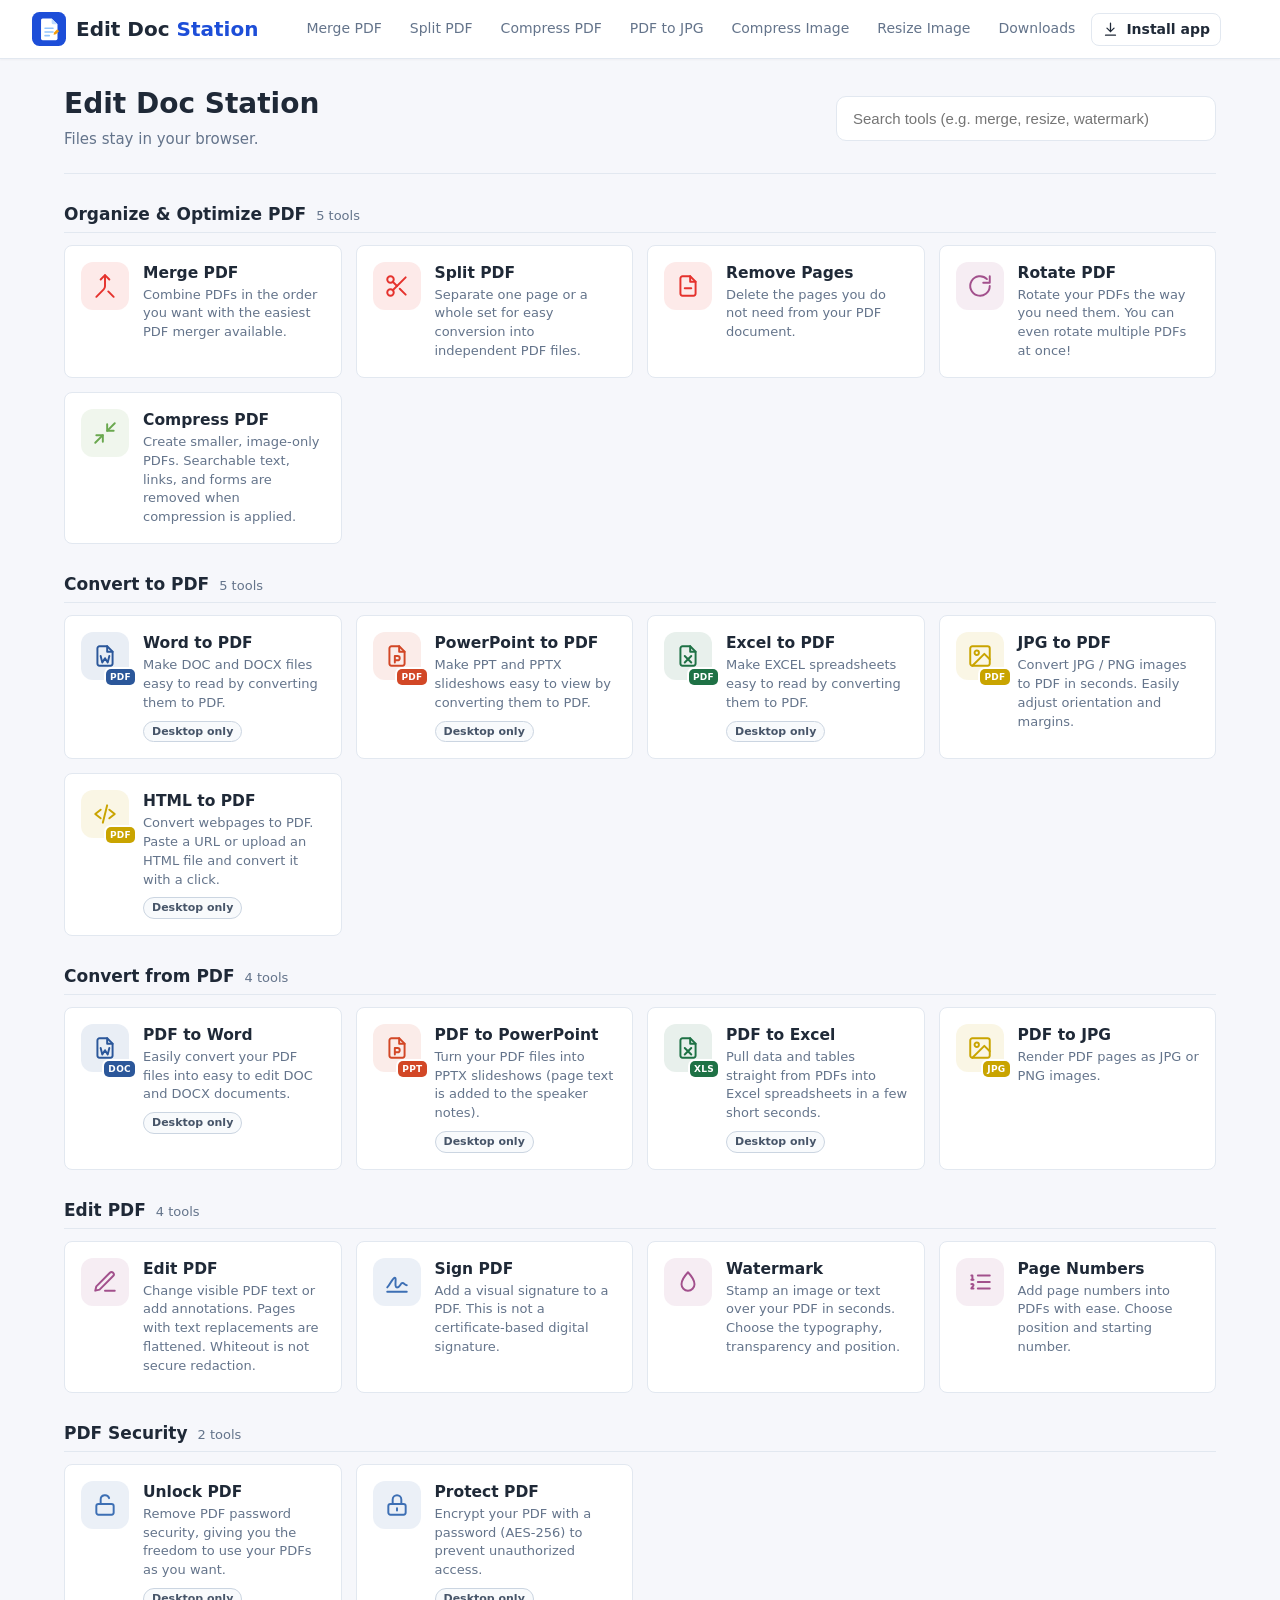
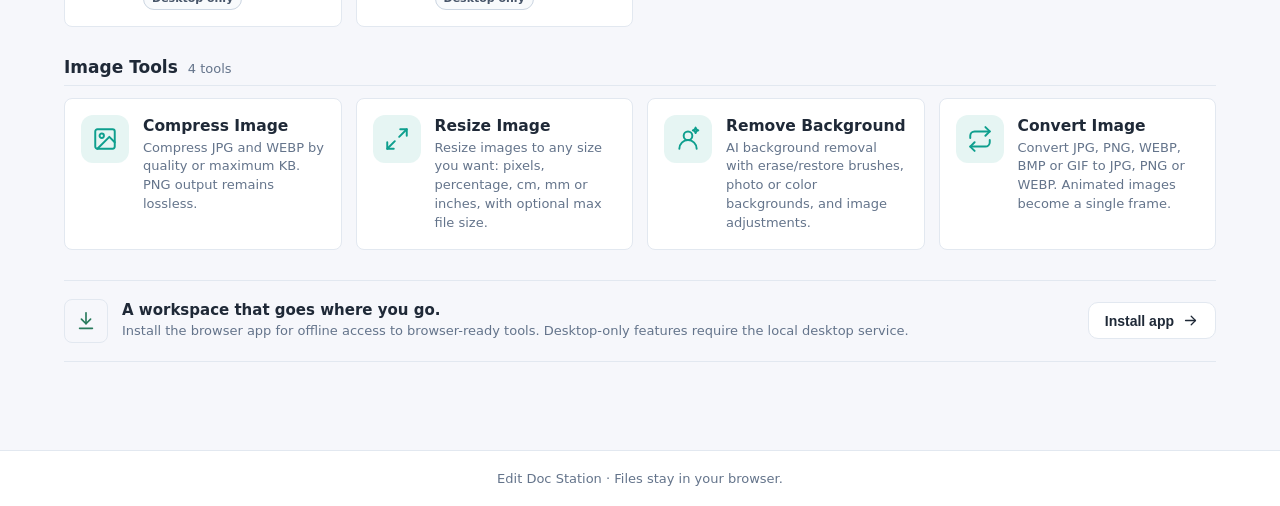
<file: index.html>
<!DOCTYPE html>
<html lang="en">
<head>
  <meta charset="UTF-8">
  <meta name="viewport" content="width=device-width, initial-scale=1.0">
  <meta name="theme-color" content="#1d4ed8">
  <title>Edit Doc Station - PDF &amp; Image Tools</title>
  <link rel="icon" href="static/logo.svg" type="image/svg+xml">
  <link rel="manifest" href="manifest.webmanifest">
  <link rel="stylesheet" href="static/style.css?v=pages-5">
</head>
<body class="browser-app">
  <header class="topbar">
    <a href="#" class="logo">
      <img src="static/logo.svg" alt="" width="34" height="34">
      <span>Edit Doc <b>Station</b></span>
    </a>
    <nav class="topnav">
      <a href="#merge">Merge PDF</a>
      <a href="#split">Split PDF</a>
      <a href="#compress">Compress PDF</a>
      <a href="#pdf-to-jpg">PDF to JPG</a>
      <a href="#compress-image">Compress Image</a>
      <a href="#resize-image">Resize Image</a>
      <a href="#downloads">Downloads</a>
      <button class="install-nav" type="button" data-install-app>
        <svg viewBox="0 0 24 24" aria-hidden="true"><path d="M12 3v12m-5-5 5 5 5-5M5 20h14" /></svg>
        <span>Install app</span>
      </button>
    </nav>
  </header>
  <main id="app" class="container"></main>
  <footer class="footer">Edit Doc Station &middot; Files stay in your browser.</footer>
  <script src="static/vendor/pdf-lib.min.js"></script>
  <script src="static/vendor/jszip.min.js"></script>
  <script src="static/vendor/background/lucide.min.js"></script>
  <script src="static/browser-tools.js?v=pages-4"></script>
  <script src="static/background-engine.js?v=background-1"></script>
  <script src="static/background-editor.js?v=background-1"></script>
  <script src="static/app.js?v=pages-9"></script>
</body>
</html>
</file>
<file: static/style.css>
:root {
  --brand: #1d4ed8;
  --brand-dark: #1e3a8a;
  --brand-soft: #eef2ff;
  --bg: #f6f7fb;
  --card: #ffffff;
  --text: #1f2937;
  --muted: #64748b;
  --border: #e2e8f0;
  --radius: 12px;
}
* { box-sizing: border-box; }
body {
  margin: 0;
  font-family: "Segoe UI", system-ui, -apple-system, Roboto, Arial, sans-serif;
  background: var(--bg);
  color: var(--text);
}
a { color: inherit; text-decoration: none; }
[hidden] { display: none !important; }

/* ---------- header ---------- */
.topbar {
  position: sticky; top: 0; z-index: 20;
  display: flex; align-items: center; gap: 36px;
  padding: 12px 32px; background: #fff;
  border-bottom: 1px solid var(--border);
  box-shadow: 0 1px 2px rgba(15, 23, 42, .04);
}
.logo { display: flex; align-items: center; gap: 10px; font-size: 20px; font-weight: 600; color: var(--text); letter-spacing: -.2px; }
.logo img { width: 34px; height: 34px; flex-shrink: 0; }
.logo b { color: var(--brand); font-weight: 800; }
.topnav { display: flex; gap: 4px; flex-wrap: wrap; }
.topnav a { font-weight: 500; font-size: 14px; color: var(--muted); padding: 7px 12px; border-radius: 8px; }
.topnav a:hover { color: var(--brand); background: var(--brand-soft); }
.install-nav { display: inline-flex; align-items: center; gap: 7px; border: 1px solid var(--border); border-radius: 8px; padding: 7px 10px; color: var(--text); background: #fff; font: inherit; font-size: 14px; font-weight: 600; cursor: pointer; }
.install-nav:hover { color: var(--brand); border-color: #93c5fd; background: var(--brand-soft); }
.install-nav:disabled { color: var(--muted); cursor: default; }
.install-nav svg { width: 17px; height: 17px; fill: none; stroke: currentColor; stroke-width: 1.8; stroke-linecap: round; stroke-linejoin: round; }
.container { max-width: 1200px; margin: 0 auto; padding: 28px 24px 60px; }
.footer { text-align: center; color: var(--muted); font-size: 13px; padding: 20px; border-top: 1px solid var(--border); background: #fff; }

/* ---------- home ---------- */
.hero {
  display: flex; align-items: center; justify-content: space-between; gap: 30px; flex-wrap: wrap;
  padding: 30px 34px; margin-bottom: 30px; border-radius: 16px; color: #fff;
  background: linear-gradient(120deg, #1e3a8a 0%, #1d4ed8 60%, #3b82f6 100%);
}
.hero h1 { font-size: 28px; margin: 0 0 8px; font-weight: 700; }
.hero p { color: #dbeafe; font-size: 15px; margin: 0; max-width: 560px; line-height: 1.5; }
.search {
  flex: 0 1 380px; padding: 13px 16px; border-radius: 10px; border: none; font-size: 15px;
  box-shadow: 0 4px 14px rgba(15, 23, 42, .18); outline: none;
}
.cat-section { margin-bottom: 30px; }
.cat-head { display: flex; align-items: baseline; gap: 10px; margin: 0 0 12px; padding-bottom: 8px; border-bottom: 1px solid var(--border); }
.cat-head h2 { margin: 0; font-size: 17px; font-weight: 700; }
.cat-head .count { color: var(--muted); font-size: 13px; }
.empty { text-align: center; color: var(--muted); padding: 40px; }
.grid { display: grid; grid-template-columns: repeat(auto-fill, minmax(270px, 1fr)); gap: 14px; }
.card {
  display: flex; gap: 14px; align-items: flex-start;
  background: var(--card); border: 1px solid var(--border); border-radius: var(--radius);
  padding: 16px; transition: box-shadow .15s, border-color .15s;
}
.card:hover { box-shadow: 0 6px 18px rgba(15, 23, 42, .08); border-color: #93c5fd; }
.card:hover h3 { color: var(--brand); }
.card h3 { margin: 2px 0 4px; font-size: 15.5px; font-weight: 600; }
.card p { color: var(--muted); margin: 0; font-size: 13px; line-height: 1.45; }
.desktop-only .availability-badge { margin-top: 8px; }
.availability-badge { display: inline-flex; align-items: center; border: 1px solid #cbd5e1; border-radius: 999px; padding: 2px 8px; color: #475569; background: #f8fafc; font-size: 11px; font-weight: 600; line-height: 1.4; }
.desktop-availability { max-width: 760px; padding: 20px; border: 1px solid var(--border); border-left: 3px solid #64748b; border-radius: 8px; background: #fff; line-height: 1.6; }
.desktop-availability p { margin: 12px 0 0; color: var(--muted); }
.icon {
  position: relative; display: inline-flex; align-items: center; justify-content: center; flex-shrink: 0;
  width: 48px; height: 48px; border-radius: 12px;
  font-weight: 700; font-size: 11px; letter-spacing: .2px;
}
.icon svg { width: 26px; height: 26px; }
.icon.big { width: 60px; height: 60px; font-size: 15px; border-radius: 14px; }
.icon.big svg { width: 32px; height: 32px; }
.icon-badge {
  position: absolute; right: -6px; bottom: -5px; padding: 1px 4px; border-radius: 5px;
  color: #fff; font-size: 9px; font-weight: 800; letter-spacing: .3px; line-height: 14px;
  box-shadow: 0 0 0 2px #fff;
}
.card:hover .icon { transform: scale(1.05); }
.icon { transition: transform .15s; }

/* ---------- tool page ---------- */
.back { display: inline-block; color: var(--muted); font-weight: 600; margin-bottom: 14px; }
.back:hover { color: var(--brand); }
.tool-head { display: flex; gap: 18px; align-items: center; margin-bottom: 22px; }
.tool-head h1 { margin: 0 0 4px; font-size: 30px; }
.tool-head p { margin: 0; color: var(--muted); }
.workspace { display: grid; grid-template-columns: 1fr 340px; gap: 20px; align-items: start; }
.workspace.single { grid-template-columns: 1fr; }
@media (max-width: 860px) { .workspace { grid-template-columns: 1fr; } .topnav { display: none; } }
.panel { background: #fff; border: 1px solid var(--border); border-radius: var(--radius); padding: 20px; }
.drop {
  border: 2px dashed #c9c9d4; border-radius: var(--radius); background: #fff;
  padding: 48px 20px; text-align: center; cursor: pointer; transition: .15s;
}
.drop.compact { padding: 18px; }
.drop.over, .drop:hover { border-color: var(--brand); background: var(--brand-soft); }
.drop p { color: var(--muted); margin: 12px 0 0; }

.btn {
  border: 1px solid var(--border); background: #fff; color: var(--text);
  padding: 9px 16px; border-radius: 10px; font-weight: 600; cursor: pointer; font-size: 14px;
}
.btn:hover { border-color: #b9b9c6; }
.btn.active { background: var(--text); color: #fff; border-color: var(--text); }
.btn-primary { background: var(--brand); border-color: var(--brand); color: #fff; }
.btn-primary:hover { background: var(--brand-dark); border-color: var(--brand-dark); }
.btn-lg { padding: 15px 30px; font-size: 18px; border-radius: 12px; }
.btn-block { display: block; width: 100%; }
.btn:disabled { opacity: .55; cursor: not-allowed; }

.file-list { display: flex; flex-direction: column; gap: 8px; margin-top: 16px; }
.file-row {
  display: flex; align-items: center; gap: 12px; background: #fff;
  border: 1px solid var(--border); border-radius: 10px; padding: 10px 12px;
}
.file-row .thumb {
  width: 42px; height: 42px; object-fit: cover; border-radius: 6px; background: #f0f0f5;
  display: flex; align-items: center; justify-content: center; font-size: 11px; font-weight: 700; color: var(--muted);
}
.file-row .name { flex: 1; overflow: hidden; text-overflow: ellipsis; white-space: nowrap; font-weight: 600; }
.file-row .size { color: var(--muted); font-size: 13px; }
.icon-btn {
  border: none; background: #f0f0f5; width: 30px; height: 30px; border-radius: 8px;
  cursor: pointer; font-size: 15px; color: var(--text);
}
.icon-btn:hover { background: #e3e3ea; }

.options h3 { margin: 0 0 14px; }
.field { display: flex; flex-direction: column; gap: 6px; margin-bottom: 14px; font-size: 14px; }
.field > span { font-weight: 600; }
.field small { color: var(--muted); }
.field input[type=text], .field input[type=number], .field input[type=password], .field input[type=url],
.field select, .ed-side select, .ed-side input[type=number], .ed-side input[type=text] {
  padding: 9px 10px; border: 1px solid var(--border); border-radius: 8px; font-size: 14px; width: 100%;
  background: #fff;
}
.field input[type=color] { width: 60px; height: 34px; border: 1px solid var(--border); border-radius: 8px; padding: 2px; }
.presets { display: flex; flex-wrap: wrap; gap: 6px; }
.presets .btn { padding: 6px 10px; font-size: 12px; }

.status { margin-top: 14px; font-size: 14px; display: flex; align-items: center; gap: 10px; }
.status.error { color: #c0261f; font-weight: 600; }
.spinner {
  width: 20px; height: 20px; border-radius: 50%; border: 3px solid #bfdbfe; border-top-color: var(--brand);
  animation: spin .8s linear infinite;
}
@keyframes spin { to { transform: rotate(360deg); } }

.result { text-align: center; padding: 40px 20px; }
.result h2 { font-size: 28px; margin: 0 0 8px; }
.result .saving { font-size: 18px; color: #1e7145; font-weight: 700; margin: 10px 0; }
.result .actions { display: flex; justify-content: center; gap: 12px; flex-wrap: wrap; margin-top: 20px; }
.result { padding: 28px 20px 20px; }
.preview-toggle { display: flex; align-items: center; justify-content: center; gap: 8px; margin: 14px 0 6px; font-size: 14px; color: var(--muted); cursor: pointer; }
.preview-toggle input { width: 16px; height: 16px; accent-color: var(--brand); }
.preview { margin-top: 18px; }
.pv-info { color: var(--muted); font-size: 14px; margin: 0 0 10px; }
.pv-compare { display: grid; grid-template-columns: 1fr 1fr; gap: 16px; }
@media (max-width: 760px) { .pv-compare { grid-template-columns: 1fr; } }
.pv-image { margin: 0; background: #fff; border: 1px solid var(--border); border-radius: var(--radius); padding: 12px; text-align: center; }
.pv-image img { max-width: 100%; max-height: 70vh; display: block; margin: 0 auto; }
.pv-image figcaption { color: var(--muted); font-size: 13px; margin-top: 8px; }
.checker {
  display: inline-block; max-width: 100%;
  background: repeating-conic-gradient(#e5e7eb 0% 25%, #fff 0% 50%) 50% / 18px 18px;
}
.pv-doc { background: #e5e7eb; border-radius: var(--radius); padding: 16px; }
.pv-pages { max-height: 78vh; overflow: auto; display: flex; flex-direction: column; align-items: center; gap: 16px; }
.pv-pages figure { margin: 0; text-align: center; }
.pv-pages img { max-width: min(100%, 850px); display: block; box-shadow: 0 4px 14px rgba(15, 23, 42, .18); background: #fff; }
.pv-pages figcaption { color: var(--muted); font-size: 12px; margin-top: 6px; }
.pv-zip { display: grid; grid-template-columns: 260px 1fr; gap: 16px; align-items: start; }
@media (max-width: 760px) { .pv-zip { grid-template-columns: 1fr; } }
.pv-zip-list { display: flex; flex-direction: column; gap: 6px; max-height: 78vh; overflow: auto; }
.pv-zip-list .btn { text-align: left; overflow: hidden; text-overflow: ellipsis; white-space: nowrap; }
.pv-entry-head { display: flex; justify-content: space-between; align-items: center; gap: 10px; margin-bottom: 10px; }
.muted { color: var(--muted); }

/* ---------- editor ---------- */
.editor { display: grid; grid-template-columns: 300px 1fr; gap: 20px; align-items: start; }
@media (max-width: 860px) { .editor { grid-template-columns: 1fr; } }
.ed-side { position: sticky; top: 80px; }
.ed-side h4 { margin: 16px 0 8px; font-size: 13px; text-transform: uppercase; letter-spacing: .5px; color: var(--muted); }
.ed-modes { display: grid; grid-template-columns: 1fr 1fr; gap: 6px; }
.ed-props { display: grid; grid-template-columns: 1fr 1fr; gap: 8px; }
.ed-props label { display: flex; flex-direction: column; gap: 4px; font-size: 12px; font-weight: 600; }
.ed-props input[type=color] { width: 100%; height: 36px; border: 1px solid var(--border); border-radius: 8px; padding: 2px; }
.ed-help { font-size: 13px; color: var(--muted); background: #f7f7fb; padding: 10px; border-radius: 8px; margin-top: 12px; }
.ed-main { display: flex; flex-direction: column; align-items: center; gap: 12px; }
.ed-nav { display: flex; align-items: center; gap: 12px; font-weight: 600; }
.ed-stage { background: #e6e6ee; padding: 20px; border-radius: var(--radius); width: 100%; display: flex; justify-content: center; }
.ed-page { position: relative; box-shadow: 0 4px 18px rgba(0,0,0,.18); background: #fff; max-width: 100%; line-height: 0; }
.ed-img { display: block; max-width: 100%; height: auto; user-select: none; }
.ed-overlay { position: absolute; inset: 0; cursor: crosshair; touch-action: none; overflow: hidden; }
.ed-svg { position: absolute; inset: 0; width: 100%; height: 100%; pointer-events: none; }
.ed-overlay.editing-text { cursor: default; }
.ed-line { position: absolute; background: rgba(255, 214, 0, .22); border-radius: 2px; cursor: text; }
.ed-line:hover { background: rgba(59, 130, 246, .18); outline: 1px solid #3b82f6; }
.ed-replace { background: #fff; white-space: nowrap; }
.ed-replace .ed-textbox { min-height: 100%; }
.ed-item { position: absolute; line-height: normal; }
.ed-item:hover, .ed-item.sel { outline: 1px dashed #3b82f6; }
.ed-textbox { white-space: pre; outline: none; min-width: 20px; min-height: 1em; line-height: 1.17; cursor: text; }
.ed-image, .ed-rect, .ed-whiteout { cursor: move; }
.ed-image img { width: 100%; height: 100%; display: block; pointer-events: none; }
.ed-whiteout { background: #fff; outline: 1px dashed #9aa0aa; }
.ed-move {
  position: absolute; left: -14px; top: -14px; width: 14px; height: 14px; background: #3b82f6;
  border-radius: 3px; cursor: move; display: none;
}
.ed-del {
  position: absolute; right: -11px; top: -11px; width: 22px; height: 22px; border-radius: 50%;
  border: none; background: var(--brand); color: #fff; cursor: pointer; font-size: 14px; line-height: 22px;
  padding: 0; display: none;
}
.ed-resize {
  position: absolute; right: -6px; bottom: -6px; width: 12px; height: 12px; background: #3b82f6;
  border-radius: 2px; cursor: nwse-resize; display: none;
}
.ed-item:hover > .ed-del, .ed-item.sel > .ed-del,
.ed-item:hover > .ed-move, .ed-item.sel > .ed-move,
.ed-item:hover > .ed-resize, .ed-item.sel > .ed-resize { display: block; }

.sig-tabs { display: flex; gap: 6px; margin-bottom: 8px; }
.sig-canvas { width: 100%; height: 110px; border: 1px solid var(--border); border-radius: 8px; background: #fff; touch-action: none; cursor: crosshair; }
.sig-preview { max-width: 100%; max-height: 70px; display: block; margin: 8px auto; }
.sig-row { display: flex; gap: 6px; margin-top: 6px; align-items: center; }
.sig-row > * { flex: 1; }

.browser-app { --radius: 8px; }
.browser-app .logo { letter-spacing: 0; }
.browser-app .hero {
  background: none;
  color: var(--text);
  padding: 0 0 22px;
  border-radius: 0;
  border-bottom: 1px solid var(--border);
}
.browser-app .hero p { color: var(--muted); }
.browser-app .search { border: 1px solid var(--border); box-shadow: none; }
.browser-app .tool-head > div { min-width: 0; }
.browser-app .tool-head h1 { overflow-wrap: anywhere; }
.browser-app .tool-head p { line-height: 1.5; }
.download-section { max-width: 760px; padding-top: 18px; border-top: 1px solid var(--border); line-height: 1.6; }
.download-section h2 { font-size: 22px; margin-top: 0; }
.download-section h3 { font-size: 17px; margin-top: 28px; }
.download-section .btn { margin: 8px 0; }
.install-promo { display: flex; align-items: center; gap: 14px; margin: 28px 0; padding: 18px 0; border-top: 1px solid var(--border); border-bottom: 1px solid var(--border); flex-wrap: wrap; }
.install-mark { display: grid; place-items: center; width: 44px; height: 44px; flex: 0 0 44px; border: 1px solid var(--border); border-radius: 8px; color: #277a5b; }
.install-mark svg { width: 22px; height: 22px; fill: none; stroke: currentColor; stroke-width: 1.8; stroke-linecap: round; stroke-linejoin: round; }
.install-copy { flex: 1 1 320px; min-width: 0; }
.install-copy h2 { margin: 0 0 3px; font-size: 15px; font-weight: 600; }
.install-copy p, .install-status { margin: 0; color: var(--muted); font-size: 13px; line-height: 1.45; }
.install-action { flex: 0 0 auto; margin-left: auto; text-align: right; }
.install-button { display: inline-flex; align-items: center; gap: 8px; white-space: nowrap; }
.install-button svg { width: 17px; height: 17px; fill: none; stroke: currentColor; stroke-width: 1.8; stroke-linecap: round; stroke-linejoin: round; }
.install-status:empty { display: none; }
@media (max-width: 600px) { .install-action { flex: 1 1 calc(100% - 58px); min-width: 0; margin-left: 58px; text-align: left; } .install-status { max-width: 100%; overflow-wrap: anywhere; } }
.bg-toolbar { display: flex; justify-content: space-between; gap: 12px; flex-wrap: wrap; padding: 12px 0; border-top: 1px solid var(--border); border-bottom: 1px solid var(--border); margin-bottom: 20px; }
.bg-tabs, .bg-commands, .bg-modes { display: flex; gap: 6px; flex-wrap: wrap; align-items: center; }
.bg-action { display: inline-flex; gap: 6px; align-items: center; justify-content: center; min-height: 38px; }
.bg-action svg { width: 18px; height: 18px; flex-shrink: 0; }
.bg-commands select { padding: 8px; border: 1px solid var(--border); border-radius: 8px; background: #fff; min-height: 38px; }
.bg-upload { padding: 100px 24px; text-align: center; background: #fff; border: 2px dashed var(--border); border-radius: 8px; }
.bg-upload.over { border-color: var(--brand); }
.bg-url-form { display: flex; gap: 8px; max-width: 420px; margin: 24px auto 0; }
.bg-url-form input { flex: 1; min-width: 0; padding: 10px; border: 1px solid var(--border); border-radius: 8px; font-size: 14px; }
.bg-action[aria-pressed=true] { border-color: var(--brand); background: var(--brand-soft); }
.bg-editor { display: grid; grid-template-columns: minmax(0, 1fr) 290px; gap: 24px; align-items: start; }
.bg-stage { position: relative; display: flex; width: 100%; min-height: 380px; justify-content: center; align-items: center; padding: 24px; overflow: auto; }
.bg-canvas { display: block; max-width: 100%; max-height: 70vh; width: auto; height: auto; touch-action: none; }
.bg-sidebar { padding-left: 24px; border-left: 1px solid var(--border); min-width: 0; }
.bg-sidebar h3 { font-size: 17px; margin: 0 0 16px; }
.bg-sidebar .bg-modes { margin-bottom: 18px; }
.bg-sidebar .field > span { display: flex; justify-content: space-between; }
.bg-sidebar .field output { font-weight: 400; color: var(--muted); }
.bg-swatches { display: grid; grid-template-columns: repeat(4, minmax(0, 1fr)); gap: 8px; margin-bottom: 18px; }
.bg-swatch { width: 100%; aspect-ratio: 1; border: 1px solid #d3d8df; border-radius: 8px; cursor: pointer; }
.bg-swatch:focus-visible, .bg-photo:focus-visible { outline: 3px solid var(--brand); outline-offset: 2px; }
.bg-swatch[aria-pressed=true] { outline: 3px solid var(--brand); outline-offset: 2px; }
.bg-photo-grid { display: grid; grid-template-columns: repeat(2, minmax(0, 1fr)); gap: 8px; margin-top: 16px; }
.bg-photo { position: relative; padding: 0; border: 1px solid var(--border); border-radius: 8px; overflow: hidden; background: #fff; cursor: pointer; }
.bg-photo img { display: block; width: 100%; aspect-ratio: 1; object-fit: cover; }
.bg-photo span { display: block; padding: 6px; font-size: 12px; }
.bg-sidebar input[type=search] { width: 100%; padding: 10px; border: 1px solid var(--border); border-radius: 8px; margin-bottom: 12px; }
.bg-check { display: flex; gap: 8px; align-items: center; margin: 0 0 18px; font-size: 14px; }
.bg-meta { margin-top: 12px; font-size: 13px; }
.bg-brush-cursor { position: absolute; border: 1px solid #fff; outline: 1px solid #333; border-radius: 50%; pointer-events: none; transform: translate(-50%, -50%); }
@media (max-width: 860px) {
  .bg-editor { grid-template-columns: minmax(0, 1fr); }
  .bg-sidebar { border-left: 0; border-top: 1px solid var(--border); padding: 20px 0 0; }
  .bg-stage { min-height: 240px; padding: 12px; }
  .bg-commands { width: 100%; }
  .bg-tabs .bg-action { padding: 8px; font-size: 13px; }
  .bg-swatches { grid-template-columns: repeat(6, minmax(0, 1fr)); }
  .bg-photo-grid { grid-template-columns: repeat(4, minmax(0, 1fr)); }
}
@media (max-width: 860px) {
  .browser-app .ed-side { position: static; }
}
@media (max-width: 480px) {
  .browser-app .topbar { padding: 12px 16px; }
  .browser-app .container { padding: 22px 16px 40px; }
  .browser-app .grid { grid-template-columns: minmax(0, 1fr); }
  .browser-app .tool-head h1 { font-size: 24px; }
  .browser-app .hero { gap: 18px; }
  .browser-app .workspace, .browser-app .editor { min-width: 0; }
  .browser-app .ed-stage { padding: 10px; }
}
</file>
